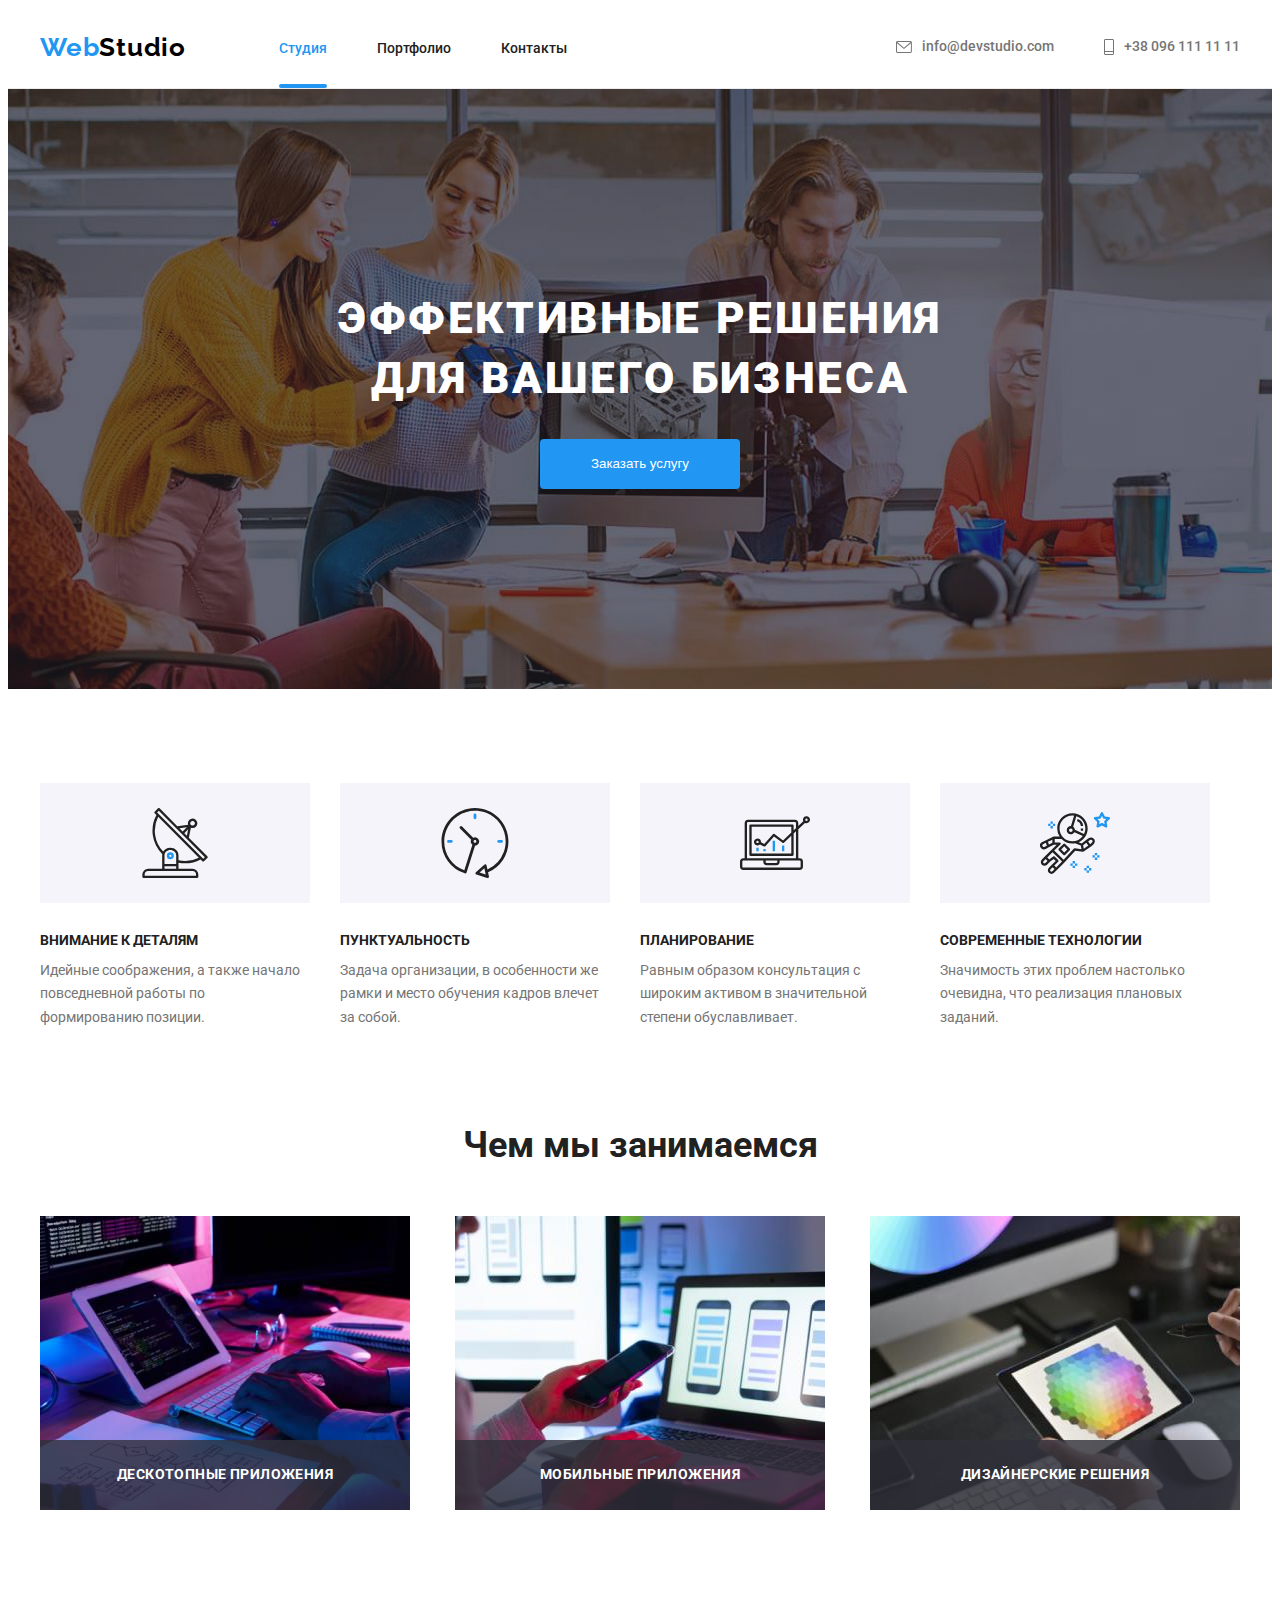
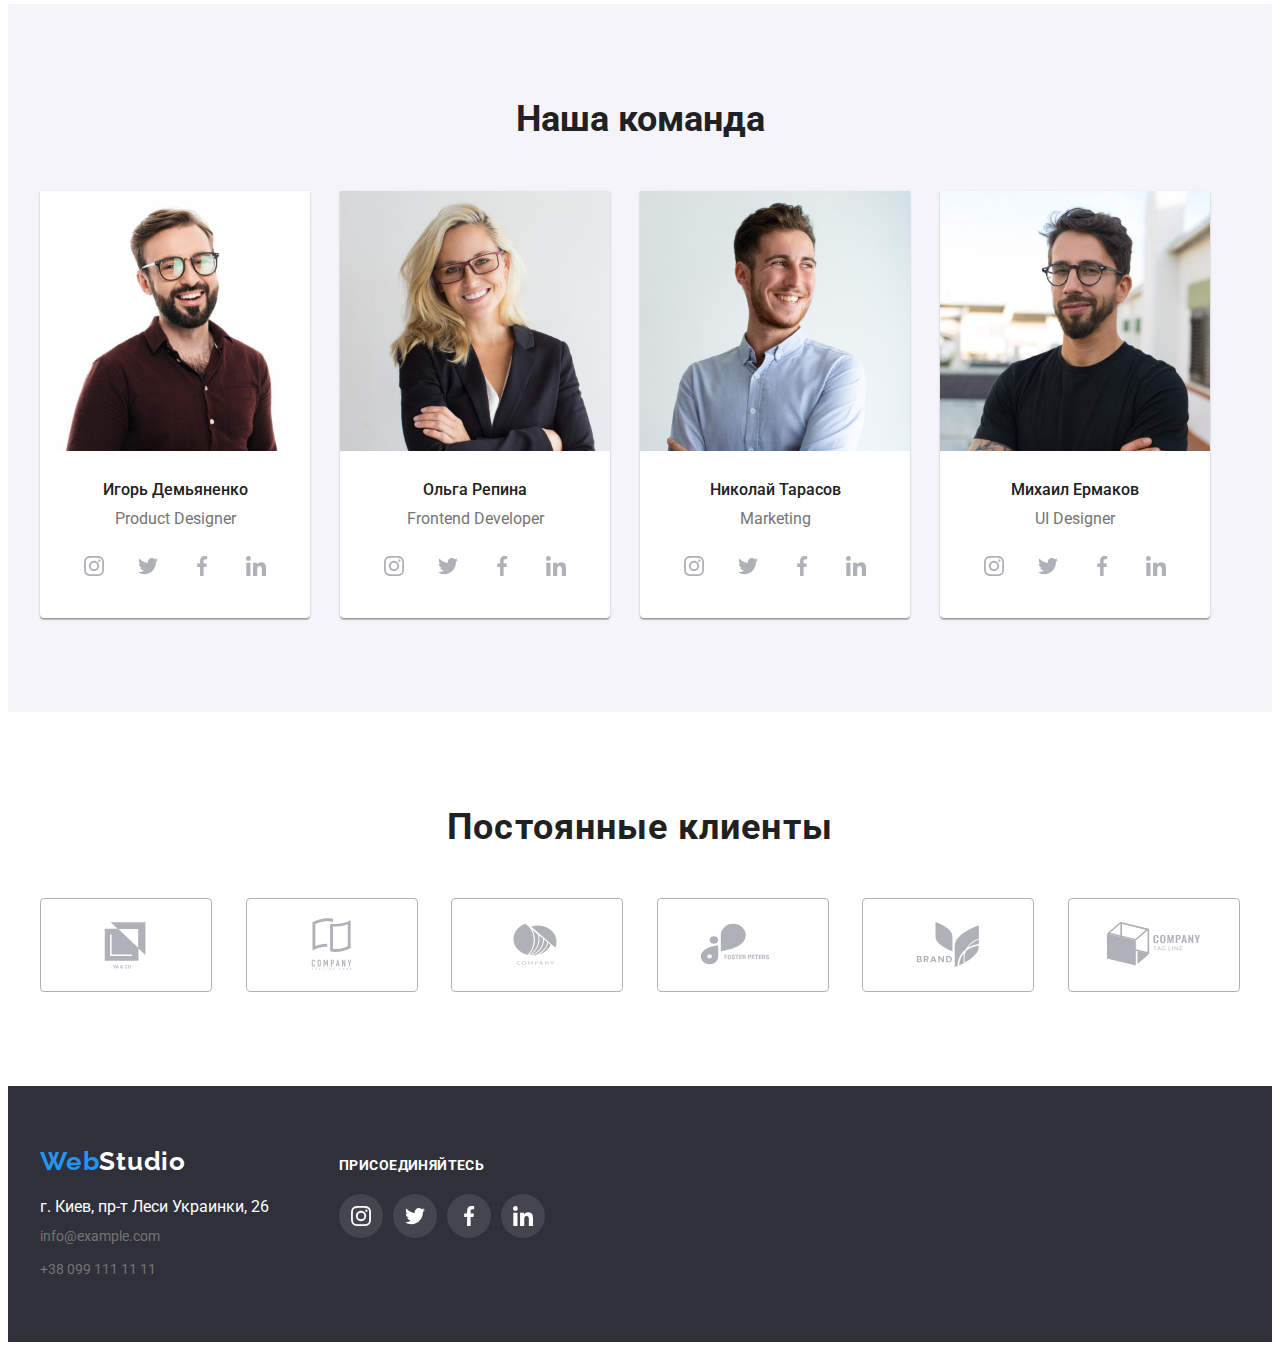
<file: index.html>
<!DOCTYPE html>
<html lang="ru">
  <head>
    <meta charset="UTF-8" />
    <meta http-equiv="X-UA-Compatible" content="IE=edge" />
    <meta name="viewport" content="width=device-width, initial-scale=1.0" />
    <title>WebStudio</title>
    <link rel="preconnect" href="https://fonts.googleapis.com" />
    <link rel="preconnect" href="https://fonts.gstatic.com" crossorigin />
    <link
      href="https://fonts.googleapis.com/css2?family=Raleway:wght@700&family=Roboto:wght@400;500;700;900&display=swap"
      rel="stylesheet"
    />
    <link
      rel="stylesheet"
      href="https://cdnjs.cloudflare.com/ajax/libs/modern-normalize/1.1.0/modern-normalize.min.css"
      integrity="sha512-wpPYUAdjBVSE4KJnH1VR1HeZfpl1ub8YT/NKx4PuQ5NmX2tKuGu6U/JRp5y+Y8XG2tV+wKQpNHVUX03MfMFn9Q=="
      crossorigin="anonymous"
      referrerpolicy="no-referrer"
    />
    <link rel="stylesheet" href="./css/style.css" />
  </head>
  <body>
    <header class="header">
      <div class="container header-container">
        <nav class="header-nav">
          <a class="" href=""
            ><span class="logo-blue">Web</span
            ><span class="logo-dark">Studio</span></a
          >
          <ul class="nav-list">
            <li class="header-item">
              <a class="nav-link current" href="">Студия</a>
            </li>
            <li class="header-item">
              <a class="nav-link" href="./portfolio.html">Портфолио</a>
            </li>
            <li class="header-item">
              <a class="nav-link" href="">Контакты</a>
            </li>
          </ul>
        </nav>
        <ul class="header-connect">
          <li class="header-contacts">
            <a class="header-link" href="mailto:info@devstudio.com"
              ><svg class="contacts-icon" width="16" height="12">
                <use href="./images/symbol-defs.svg#icon-letter"></use>
              </svg>
              info@devstudio.com</a
            >
          </li>
          <li class="header-contacts">
            <a class="header-link" href="tel:+380961111111"
              ><svg class="contacts-icon" width="10" height="16">
                <use href="./images/symbol-defs.svg#icon-phone"></use>
              </svg>
              +38 096 111 11 11</a
            >
          </li>
        </ul>
      </div>
    </header>
    <main class="">
      <section class="main">
        <div class="container">
          <h1 class="main-title">
            Эффективные решения <br />
            для вашего бизнеса
          </h1>
          <button class="main-button btn" data-modal-open type="button">
            Заказать услугу
          </button>
        </div>
      </section>
      <section class="section">
        <div class="container">
          <h2 class="advantage-hidden">Наши преимущества</h2>
          <ul class="advantage-container">
            <li class="advantage-item">
              <div class="advantage-icon-container">
                <svg class="advantage-icon" width="70" height="70">
                  <use href="./images/symbol-defs.svg#icon-antenna"></use>
                </svg>
              </div>
              <h3 class="advantage-title">Внимание к деталям</h3>
              <p class="advantage-list">
                Идейные соображения, а также начало повседневной работы по
                формированию позиции.
              </p>
            </li>
            <li class="advantage-item">
              <div class="advantage-icon-container">
                <svg class="advantage-icon" width="70" height="70">
                  <use href="./images/symbol-defs.svg#icon-clock"></use>
                </svg>
              </div>
              <h3 class="advantage-title">Пунктуальность</h3>
              <p class="advantage-list">
                Задача организации, в особенности же рамки и место обучения
                кадров влечет за собой.
              </p>
            </li>
            <li class="advantage-item">
              <div class="advantage-icon-container">
                <svg class="advantage-icon" width="70" height="70">
                  <use href="./images/symbol-defs.svg#icon-diagram"></use>
                </svg>
              </div>
              <h3 class="advantage-title">Планирование</h3>
              <p class="advantage-list">
                Равным образом консультация с широким активом в значительной
                степени обуславливает.
              </p>
            </li>
            <li class="advantage-item">
              <div class="advantage-icon-container">
                <svg class="advantage-icon" width="70" height="70">
                  <use href="./images/symbol-defs.svg#icon-astronaut"></use>
                </svg>
              </div>
              <h3 class="advantage-title">Современные технологии</h3>
              <p class="advantage-list">
                Значимость этих проблем настолько очевидна, что реализация
                плановых заданий.
              </p>
            </li>
          </ul>
        </div>
      </section>
      <section class="section activity">
        <div class="container">
          <h2 class="activity-title">Чем мы занимаемся</h2>
          <ul class="activity-list">
            <li class="activity-item">
              <img
                src="./images/webstudio_1.jpg"
                alt="менеджер набирает код"
                width="370"
                height="294"
              />
              <p class="activity-text">Дескотопные приложения</p>
            </li>
            <li class="activity-item">
              <img
                src="./images/webstudio_2.jpg"
                alt="менеджер проводит тест приложения"
                width="370"
                height="294"
              />
              <p class="activity-text">Мобильные приложения</p>
            </li>
            <li class="activity-item">
              <img
                src="./images/webstudio_3.jpg"
                alt="менеджер выбирает цветовую гамму"
                width="370"
                height="294"
              />
              <p class="activity-text">Дизайнерские решения</p>
            </li>
          </ul>
        </div>
      </section>
      <section class="section team">
        <div class="container">
          <h2 class="team-title">Наша команда</h2>
          <ul class="team-list">
            <li class="team-content">
              <img
                src="./images/product.jpg"
                alt="Игорь Демьяненко"
                width="270"
                height="260"
              />
              <div class="team-description">
                <h3 class="team-item">Игорь Демьяненко</h3>
                <p class="team-text" lang="en">Product Designer</p>
                <ul class="team-social social-list">
                  <li class="social-item">
                    <a href="" class="social-link">
                      <svg class="social-icon" width="20" height="20">
                        <use
                          href="./images/symbol-defs.svg#icon-instagram"
                        ></use>
                      </svg>
                    </a>
                  </li>
                  <li class="social-item">
                    <a href="" class="social-link">
                      <svg class="social-icon" width="20" height="20">
                        <use href="./images/symbol-defs.svg#icon-twitter"></use>
                      </svg>
                    </a>
                  </li>
                  <li class="social-item">
                    <a href="" class="social-link">
                      <svg class="social-icon" width="20" height="20">
                        <use
                          href="./images/symbol-defs.svg#icon-facebook"
                        ></use>
                      </svg>
                    </a>
                  </li>
                  <li class="social-item">
                    <a href="" class="social-link">
                      <svg class="social-icon" width="20" height="20">
                        <use
                          href="./images/symbol-defs.svg#icon-linkedin"
                        ></use>
                      </svg>
                    </a>
                  </li>
                </ul>
              </div>
            </li>
            <li class="team-content">
              <img
                src="./images/frontend.jpg"
                alt="Ольга Репина"
                width="270"
                height="260"
              />
              <div class="team-description">
                <h3 class="team-item">Ольга Репина</h3>
                <p class="team-text" lang="en">Frontend Developer</p>
                <ul class="team-social social-list">
                  <li class="social-item">
                    <a href="" class="social-link">
                      <svg class="social-icon" width="20" height="20">
                        <use
                          href="./images/symbol-defs.svg#icon-instagram"
                        ></use>
                      </svg>
                    </a>
                  </li>
                  <li class="social-item">
                    <a href="" class="social-link">
                      <svg class="social-icon" width="20" height="20">
                        <use href="./images/symbol-defs.svg#icon-twitter"></use>
                      </svg>
                    </a>
                  </li>
                  <li class="social-item">
                    <a href="" class="social-link">
                      <svg class="social-icon" width="20" height="20">
                        <use
                          href="./images/symbol-defs.svg#icon-facebook"
                        ></use>
                      </svg>
                    </a>
                  </li>
                  <li class="social-item">
                    <a href="" class="social-link">
                      <svg class="social-icon" width="20" height="20">
                        <use
                          href="./images/symbol-defs.svg#icon-linkedin"
                        ></use>
                      </svg>
                    </a>
                  </li>
                </ul>
              </div>
            </li>
            <li class="team-content">
              <img
                src="./images/marketing.jpg"
                alt="Николай Тарасов"
                width="270"
                height="260"
              />
              <div class="team-description">
                <h3 class="team-item">Николай Тарасов</h3>
                <p class="team-text" lang="en">Marketing</p>
                <ul class="team-social social-list">
                  <li class="social-item">
                    <a href="" class="social-link">
                      <svg class="social-icon" width="20" height="20">
                        <use
                          href="./images/symbol-defs.svg#icon-instagram"
                        ></use>
                      </svg>
                    </a>
                  </li>
                  <li class="social-item">
                    <a href="" class="social-link">
                      <svg class="social-icon" width="20" height="20">
                        <use href="./images/symbol-defs.svg#icon-twitter"></use>
                      </svg>
                    </a>
                  </li>
                  <li class="social-item">
                    <a href="" class="social-link">
                      <svg class="social-icon" width="20" height="20">
                        <use
                          href="./images/symbol-defs.svg#icon-facebook"
                        ></use>
                      </svg>
                    </a>
                  </li>
                  <li class="social-item">
                    <a href="" class="social-link">
                      <svg class="social-icon" width="20" height="20">
                        <use
                          href="./images/symbol-defs.svg#icon-linkedin"
                        ></use>
                      </svg>
                    </a>
                  </li>
                </ul>
              </div>
            </li>
            <li class="team-content">
              <img
                src="./images/ui.jpg"
                alt="Михаил Ермаков"
                width="270"
                height="260"
              />
              <div class="team-description">
                <h3 class="team-item">Михаил Ермаков</h3>
                <p class="team-text" lang="en">UI Designer</p>
                <ul class="team-social social-list">
                  <li class="social-item">
                    <a href="" class="social-link">
                      <svg class="social-icon" width="20" height="20">
                        <use
                          href="./images/symbol-defs.svg#icon-instagram"
                        ></use>
                      </svg>
                    </a>
                  </li>
                  <li class="social-item">
                    <a href="" class="social-link">
                      <svg class="social-icon" width="20" height="20">
                        <use href="./images/symbol-defs.svg#icon-twitter"></use>
                      </svg>
                    </a>
                  </li>
                  <li class="social-item">
                    <a href="" class="social-link">
                      <svg class="social-icon" width="20" height="20">
                        <use
                          href="./images/symbol-defs.svg#icon-facebook"
                        ></use>
                      </svg>
                    </a>
                  </li>
                  <li class="social-item">
                    <a href="" class="social-link">
                      <svg class="social-icon" width="20" height="20">
                        <use
                          href="./images/symbol-defs.svg#icon-linkedin"
                        ></use>
                      </svg>
                    </a>
                  </li>
                </ul>
              </div>
            </li>
          </ul>
        </div>
      </section>
      <section class="regular-customers section">
        <div class="container">
          <h2 class="custometrs-title">Постоянные клиенты</h2>
          <ul class="customers-list">
            <li class="customers-item">
              <a href="" class="customers-link">
                <svg class="customers-icon" width="106" height="60">
                  <use href="./images/symbol-defs.svg#icon-company_1"></use>
                </svg>
              </a>
            </li>
            <li class="customers-item">
              <a href="" class="customers-link">
                <svg class="customers-icon" width="106" height="60">
                  <use href="./images/symbol-defs.svg#icon-company_2"></use>
                </svg>
              </a>
            </li>
            <li class="customers-item">
              <a href="" class="customers-link">
                <svg class="customers-icon" width="106" height="60">
                  <use href="./images/symbol-defs.svg#icon-company_3"></use>
                </svg>
              </a>
            </li>
            <li class="customers-item">
              <a href="" class="customers-link">
                <svg class="customers-icon" width="106" height="60">
                  <use href="./images/symbol-defs.svg#icon-company_4"></use>
                </svg>
              </a>
            </li>
            <li class="customers-item">
              <a href="" class="customers-link">
                <svg class="customers-icon" width="106" height="60">
                  <use href="./images/symbol-defs.svg#icon-company_5"></use>
                </svg>
              </a>
            </li>
            <li class="customers-item">
              <a href="" class="customers-link">
                <svg class="customers-icon" width="106" height="60">
                  <use href="./images/symbol-defs.svg#icon-company_6"></use>
                </svg>
              </a>
            </li>
          </ul>
        </div>
      </section>
    </main>
    <footer class="footer">
      <div class="container footer-container">
        <div class="addres-container">
          <a class="" href=""
            ><span class="logo-blue">Web</span
            ><span class="logo-white">Studio</span></a
          >
          <address>
            <ul class="footer-address">
              <li class="footer-contacts-list">
                <a
                  class="address"
                  href="https://goo.gl/maps/A4n6LWpWpNqbDFTB7"
                  target="_blank"
                  rel="noopener noreferrer"
                  >г. Киев, пр-т Леси Украинки, 26</a
                >
              </li>
              <li class="footer-contacts-list">
                <a class="footer-contacts" href="mailto:info@example.com"
                  >info@example.com</a
                >
              </li>
              <li class="footer-contacts-list">
                <a class="footer-contacts" href="tel:+380991111111"
                  >+38 099 111 11 11</a
                >
              </li>
            </ul>
          </address>
        </div>
        <div class="join-container">
          <h2 class="join-title">Присоединяйтесь</h2>
          <ul class="join-list">
            <li class="join-item">
              <a href="" class="join-link">
                <svg class="join-icon" width="20" height="20">
                  <use href="./images/symbol-defs.svg#icon-instagram"></use>
                </svg>
              </a>
            </li>
            <li class="join-item">
              <a href="" class="join-link">
                <svg class="join-icon" width="20" height="20">
                  <use href="./images/symbol-defs.svg#icon-twitter"></use>
                </svg>
              </a>
            </li>
            <li class="join-item">
              <a href="" class="join-link">
                <svg class="join-icon" width="20" height="20">
                  <use href="./images/symbol-defs.svg#icon-facebook"></use>
                </svg>
              </a>
            </li>
            <li class="join-item">
              <a href="" class="join-link">
                <svg class="join-icon" width="20" height="20">
                  <use href="./images/symbol-defs.svg#icon-linkedin"></use>
                </svg>
              </a>
            </li>
          </ul>
        </div>
      </div>
    </footer>
    <div class="backdrop is-hidden" data-modal>
      <div class="modal">
        <button type="button" class="modal-btn" data-modal-close>
          <svg class="modal-close-icon" width="18" height="18">
            <use href="./images/symbol-defs.svg#icon-close"></use>
          </svg>
        </button>
      </div>
    </div>
  </body>
  <script src="./js/modal.js"></script>
</html>
</file>
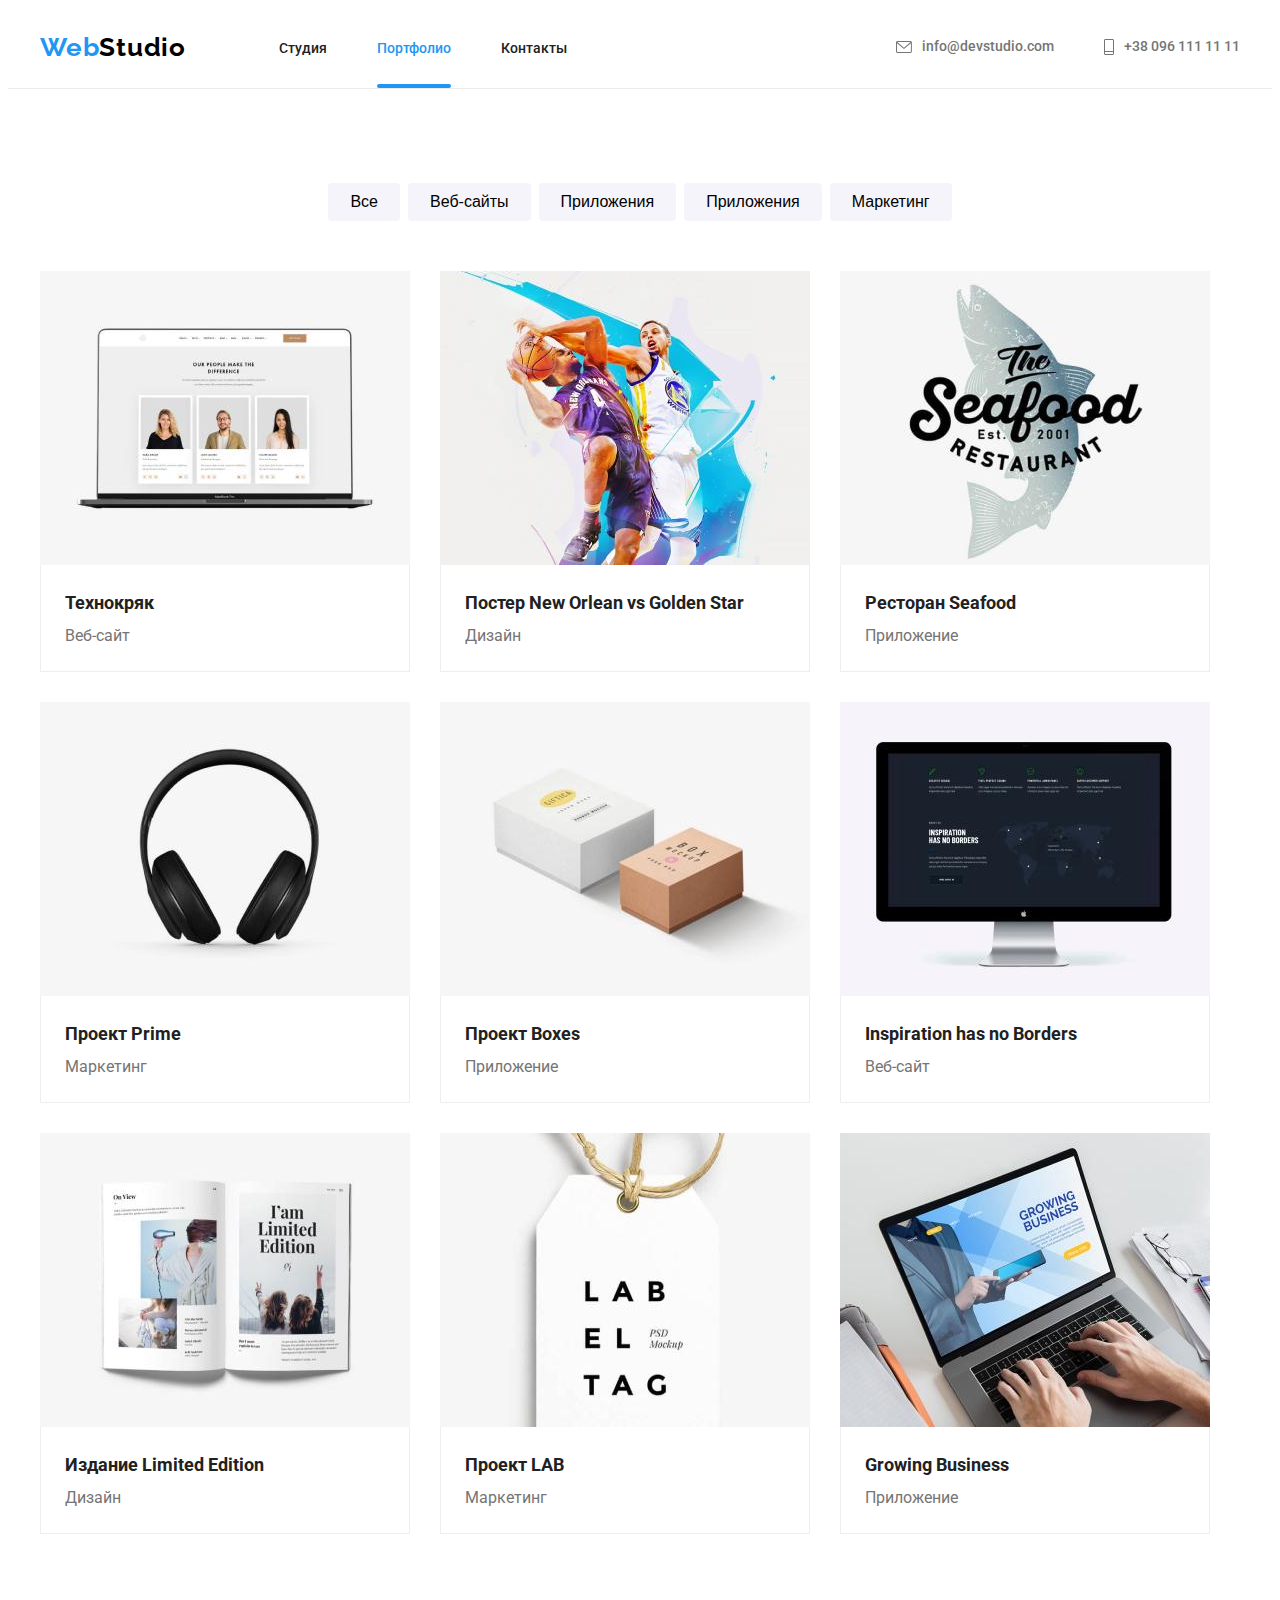
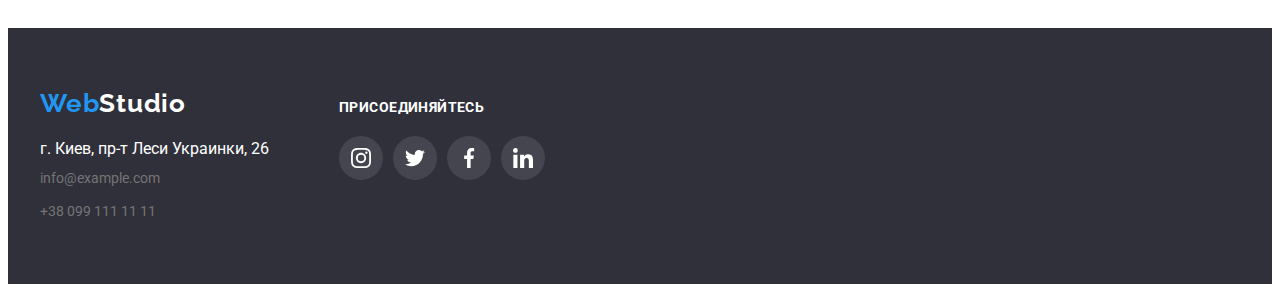
<file: portfolio.html>
<!DOCTYPE html>
<html lang="ru">
  <head>
    <meta charset="UTF-8" />
    <meta http-equiv="X-UA-Compatible" content="IE=edge" />
    <meta name="viewport" content="width=device-width, initial-scale=1.0" />
    <title>WebStudio</title>
    <link rel="preconnect" href="https://fonts.googleapis.com" />
    <link rel="preconnect" href="https://fonts.gstatic.com" crossorigin />
    <link
      href="https://fonts.googleapis.com/css2?family=Raleway:wght@700&family=Roboto:wght@400;500;700;900&display=swap"
      rel="stylesheet"
    />
    <link
      rel="stylesheet"
      href="https://cdnjs.cloudflare.com/ajax/libs/modern-normalize/1.1.0/modern-normalize.min.css"
      integrity="sha512-wpPYUAdjBVSE4KJnH1VR1HeZfpl1ub8YT/NKx4PuQ5NmX2tKuGu6U/JRp5y+Y8XG2tV+wKQpNHVUX03MfMFn9Q=="
      crossorigin="anonymous"
      referrerpolicy="no-referrer"
    />
    <link rel="stylesheet" href="./css/style.css" />
  </head>
  <body>
    <header class="header">
      <div class="container header-container">
        <nav class="header-nav">
          <a class="link" href="./index.html"
            ><span class="logo-blue">Web</span
            ><span class="logo-dark">Studio</span></a
          >
          <ul class="nav-list">
            <li class="header-item">
              <a class="nav-link" href="./index.html">Студия</a>
            </li>
            <li class="header-item">
              <a class="nav-link current" href="./portfolio.html">Портфолио</a>
            </li>
            <li class="header-item">
              <a class="nav-link" href="">Контакты</a>
            </li>
          </ul>
        </nav>
        <ul class="header-connect">
          <li class="header-contacts">
            <a class="header-link" href="mailto:info@devstudio.com"
              ><svg class="contacts-icon" width="16" height="12">
                <use href="./images/symbol-defs.svg#icon-letter"></use>
              </svg>
              info@devstudio.com</a
            >
          </li>
          <li class="header-contacts">
            <a class="header-link" href="tel:+380961111111"
              ><svg class="contacts-icon" width="10" height="16">
                <use href="./images/symbol-defs.svg#icon-phone"></use>
              </svg>
              +38 096 111 11 11</a
            >
          </li>
        </ul>
      </div>
    </header>
    <main class="portfolio">
      <section class="section">
        <div class="container">
          <h1 class="works">Наши работы</h1>
          <ul class="buttons-work">
            <li class="works-list">
              <button class="btn-pornfolio" type="button">Все</button>
            </li>
            <li class="works-list">
              <button class="btn-pornfolio" type="button">Веб-сайты</button>
            </li>
            <li class="works-list">
              <button class="btn-pornfolio" type="button">Приложения</button>
            </li>
            <li class="works-list">
              <button class="btn-pornfolio" type="button">Приложения</button>
            </li>
            <li class="works-list">
              <button class="btn-pornfolio" type="button">Маркетинг</button>
            </li>
          </ul>
          <ul class="photo-works">
            <li class="photo-list">
              <a href="" class="photo-link">
                <div class="photo-works-wrap">
                  <img
                    src="./images/tehno.jpg"
                    alt="макет сайта"
                    width="370"
                    height="294"
                  />
                  <p class="photo-text">
                    Технокряк это современная площадка распространения
                    коронавируса. Компании используют эту платформу для
                    цифрового шпионажа и атак на защищённые сервера конкурентов.
                  </p>
                </div>
                <div class="portfolio-description">
                  <h2 class="portfolio-title">Технокряк</h2>
                  <p class="portfolio-text">Веб-сайт</p>
                </div></a
              >
            </li>
            <li class="photo-list">
              <a href="" class="photo-link">
                <div class="photo-works-wrap">
                  <img
                    src="./images/basketball.jpg"
                    alt="два баскетболиста"
                    width="370"
                    height="294"
                  />
                  <p class="photo-text">
                    Lorem ipsum dolor sit amet consectetur adipisicing elit.
                    Officiis ex aperiam est qui dignissimos, voluptatibus fugiat
                    explicabo tempora itaque cupiditate.
                  </p>
                </div>
                <div class="portfolio-description">
                  <h2 class="portfolio-title">
                    Постер <span lang="en">New Orlean vs Golden Star</span>
                  </h2>
                  <p class="portfolio-text">Дизайн</p>
                </div></a
              >
            </li>
            <li class="photo-list">
              <a href="" class="photo-link">
                <div class="photo-works-wrap">
                  <img
                    src="./images/restoran.jpg"
                    alt="рыба, логотип ресторана"
                    width="370"
                    height="294"
                  />
                  <p class="photo-text">
                    Lorem ipsum dolor sit amet consectetur adipisicing elit.
                    Officiis ex aperiam est qui dignissimos, voluptatibus fugiat
                    explicabo tempora itaque cupiditate.
                  </p>
                </div>
                <div class="portfolio-description">
                  <h2 class="portfolio-title">
                    Ресторан <span lang="en">Seafood</span>
                  </h2>
                  <p class="portfolio-text">Приложение</p>
                </div></a
              >
            </li>
            <li class="photo-list">
              <a href="" class="photo-link">
                <div class="photo-works-wrap">
                  <img
                    src="./images/project.jpg"
                    alt="наушники"
                    width="370"
                    height="294"
                  />
                  <p class="photo-text">
                    Lorem ipsum dolor sit amet consectetur adipisicing elit.
                    Officiis ex aperiam est qui dignissimos, voluptatibus fugiat
                    explicabo tempora itaque cupiditate.
                  </p>
                </div>
                <div class="portfolio-description">
                  <h2 class="portfolio-title">
                    Проект <span lang="en">Prime</span>
                  </h2>
                  <p class="portfolio-text">Маркетинг</p>
                </div></a
              >
            </li>
            <li class="photo-list">
              <a href="" class="photo-link">
                <div class="photo-works-wrap">
                  <img
                    src="./images/boxes.jpg"
                    alt="две коробки"
                    width="370"
                    height="294"
                  />
                  <p class="photo-text">
                    Lorem ipsum dolor sit amet consectetur adipisicing elit.
                    Officiis ex aperiam est qui dignissimos, voluptatibus fugiat
                    explicabo tempora itaque cupiditate.
                  </p>
                </div>
                <div class="portfolio-description">
                  <h2 class="portfolio-title">
                    Проект <span lang="en">Boxes</span>
                  </h2>
                  <p class="portfolio-text">Приложение</p>
                </div></a
              >
            </li>
            <li class="photo-list">
              <a href="" class="photo-link">
                <div class="photo-works-wrap">
                  <img
                    src="./images/borders.jpg"
                    alt="макет сайта на мониторе"
                    width="370"
                    height="294"
                  />
                  <p class="photo-text">
                    Lorem ipsum dolor sit amet consectetur adipisicing elit.
                    Officiis ex aperiam est qui dignissimos, voluptatibus fugiat
                    explicabo tempora itaque cupiditate.
                  </p>
                </div>
                <div class="portfolio-description">
                  <h2 class="portfolio-title">
                    <span lang="en">Inspiration has no Borders</span>
                  </h2>
                  <p class="portfolio-text">Веб-сайт</p>
                </div></a
              >
            </li>
            <li class="photo-list">
              <a href="" class="photo-link">
                <div class="photo-works-wrap">
                  <img
                    src="./images/limited.jpg"
                    alt="открытая книга"
                    width="370"
                    height="294"
                  />
                  <p class="photo-text">
                    Lorem ipsum dolor sit amet consectetur adipisicing elit.
                    Officiis ex aperiam est qui dignissimos, voluptatibus fugiat
                    explicabo tempora itaque cupiditate.
                  </p>
                </div>
                <div class="portfolio-description">
                  <h2 class="portfolio-title">
                    Издание <span lang="en">Limited Edition</span>
                  </h2>
                  <p class="portfolio-text">Дизайн</p>
                </div></a
              >
            </li>
            <li class="photo-list">
              <a href="" class="photo-link">
                <div class="photo-works-wrap">
                  <img
                    src="./images/lab.jpg"
                    alt="логотип сайта"
                    width="370"
                    height="294"
                  />
                  <p class="photo-text">
                    Lorem ipsum dolor sit amet consectetur adipisicing elit.
                    Officiis ex aperiam est qui dignissimos, voluptatibus fugiat
                    explicabo tempora itaque cupiditate.
                  </p>
                </div>
                <div class="portfolio-description">
                  <h2 class="portfolio-title">
                    Проект <span lang="en">LAB</span>
                  </h2>
                  <p class="portfolio-text">Маркетинг</p>
                </div></a
              >
            </li>
            <li class="photo-list">
              <a href="" class="photo-link">
                <div class="photo-works-wrap">
                  <img
                    src="./images/business.jpg"
                    alt="сайт для бизнеса"
                    width="370"
                    height="294"
                  />
                  <p class="photo-text">
                    Lorem ipsum dolor sit amet consectetur adipisicing elit.
                    Officiis ex aperiam est qui dignissimos, voluptatibus fugiat
                    explicabo tempora itaque cupiditate.
                  </p>
                </div>
                <div class="portfolio-description">
                  <h2 class="portfolio-title">
                    <span lang="en">Growing Business</span>
                  </h2>
                  <p class="portfolio-text">Приложение</p>
                </div></a
              >
            </li>
          </ul>
        </div>
      </section>
    </main>
    <footer class="footer">
      <div class="container footer-container">
        <div class="addres-container">
          <a class="link" href="./index.html"
            ><span class="logo-blue">Web</span
            ><span class="logo-white">Studio</span></a
          >
          <address>
            <ul class="footer-address">
              <li class="footer-contacts-list">
                <a
                  class="address"
                  href="https://goo.gl/maps/A4n6LWpWpNqbDFTB7"
                  target="_blank"
                  rel="noopener noreferrer"
                  >г. Киев, пр-т Леси Украинки, 26</a
                >
              </li>
              <li class="footer-contacts-list">
                <a class="footer-contacts" href="mailto:info@example.com"
                  >info@example.com</a
                >
              </li>
              <li class="footer-contacts-list">
                <a class="footer-contacts" href="tel:+380991111111"
                  >+38 099 111 11 11</a
                >
              </li>
            </ul>
          </address>
        </div>
        <div class="join-container">
          <h2 class="join-title">Присоединяйтесь</h2>
          <ul class="join-list">
            <li class="join-item">
              <a href="" class="join-link">
                <svg class="join-icon" width="20" height="20">
                  <use href="./images/symbol-defs.svg#icon-instagram"></use>
                </svg>
              </a>
            </li>
            <li class="join-item">
              <a href="" class="join-link">
                <svg class="join-icon" width="20" height="20">
                  <use href="./images/symbol-defs.svg#icon-twitter"></use>
                </svg>
              </a>
            </li>
            <li class="join-item">
              <a href="" class="join-link">
                <svg class="join-icon" width="20" height="20">
                  <use href="./images/symbol-defs.svg#icon-facebook"></use>
                </svg>
              </a>
            </li>
            <li class="join-item">
              <a href="" class="join-link">
                <svg class="join-icon" width="20" height="20">
                  <use href="./images/symbol-defs.svg#icon-linkedin"></use>
                </svg>
              </a>
            </li>
          </ul>
        </div>
      </div>
    </footer>
  </body>
</html>
</file>
<file: css/style.css>
:root {
  --first-color: #fff;
  --second-color: #212121;
  --third-color: #2f303a;
  --body-color: #757575;
  --primaty-team-color: #f5f4fa;
  --primary-logo-blue: #2196f3;
  --primary-logo-white: #fff;
  --primary-logo-dark: #000;
  --primary-button-color: #2196f3;
  --primary-current-color: #2196f3;
  --primary-hover-button: #188ce8;
  --primary-footer-contacts: #rgba(255, 255, 255, 0.6);
  --primary-portfolio-color: #fff;
  --primari-portfolio-button: #f5f4fa;
  --primary-border-color: #ececec;
  --primaty-border-color: #eee;
  --primary-icon-color: #afb1b8;
}
p,
h1,
h2,
h3,
h4,
h5,
h6 {
  margin: 0;
}
ul {
  margin: 0;
  padding: 0;
  list-style: none;
}
body {
  background-color: #fff;
  color: var(--body-color);
  font-family: "Roboto", sans-serif;
}
img {
  display: block;
  max-width: 100%;
  height: auto;
}
a {
  text-decoration: none;
}
.container {
  width: 1200px;
  padding-left: 15px;
  padding-right: 15px;
  margin: 0 auto;
}

/* Header */
.header {
  padding-top: 24px;
  padding-bottom: 25px;
  border-bottom: 1px solid var(--primary-border-color);
}
.header-container {
  display: flex;
  align-items: center;
}
.header-nav {
  display: flex;
  align-items: center;
}
.logo-blue {
  color: var(--primary-logo-blue);
  font-family: "Raleway";
  font-weight: 700;
  font-size: 26px;
  line-height: 1.19;
  letter-spacing: 0.03em;
}
.logo-dark {
  color: var(--primary-logo-dark);
  font-family: "Raleway";
  font-weight: 700;
  font-size: 26px;
  line-height: 1.19;
  letter-spacing: 0.03em;
}
.nav-list {
  display: flex;
  margin-left: 93px;
}
.header-item:not(:last-child) {
  margin-right: 50px;
}

.nav-link:hover,
.nav-link:focus {
  color: var(--primary-current-color);
}
.nav-link {
  font-weight: 500;
  font-size: 14px;
  line-height: 1.14;
  color: var(--second-color);
  position: relative;
  transition: color 250ms cubic-bezier(0.4, 0, 0.2, 1),
    background-color 250ms cubic-bezier(0.4, 0, 0.2, 1);
}
.nav-link.current {
  color: var(--primary-current-color);
}
.header-connect {
  margin-left: auto;
  display: flex;
}
.header-link {
  display: flex;
  align-items: center;
  justify-content: center;
  font-weight: 500;
  font-size: 14px;
  line-height: 1.14;
  color: inherit;
  transition: color 250ms cubic-bezier(0.4, 0, 0.2, 1),
    fill 250ms cubic-bezier(0.4, 0, 0.2, 1);
}

.header-contacts:not(:last-child) {
  margin-right: 50px;
}
.contacts-icon {
  fill: #757575;
}
.contacts-icon {
  margin-right: 10px;
  transition: color 250ms cubic-bezier(0.4, 0, 0.2, 1),
    fill 250ms cubic-bezier(0.4, 0, 0.2, 1);
}

.header-link:hover,
.header-link:focus {
  color: var(--primary-current-color);
}

.header-link:hover .contacts-icon,
.header-link:focus .contacts-icon {
  fill: var(--primary-current-color);
}
.nav-link.current::after {
  content: "";
  width: 100%;
  height: 4px;
  position: absolute;
  border-radius: 2px;
  bottom: -32px;
  display: block;
  background-color: var(--primary-current-color);
}

/* main */
.main {
  padding: 200px 0px;
  background-color: var(--third-color);
  color: var(--first-color);
  background-image: linear-gradient(
      rgba(47, 48, 58, 0.4),
      rgba(47, 48, 58, 0.4)
    ),
    url(../images/main_photo.jpg);
  background-repeat: no-repeat;
  background-size: cover;
  background-position: center;
}

.main-title {
  font-weight: 900;
  font-size: 44px;
  line-height: 1.36;
  letter-spacing: 0.06em;
  text-align: center;
  vertical-align: Top;
  text-transform: uppercase;
}
.main-button {
  width: 200px;
  height: 50px;
  padding: 10px 32px;
  cursor: pointer;
  color: var(--first-color);
  background-color: var(--primary-button-color);
  margin-top: 30px;
  border-radius: 4px;
  margin-left: auto;
  margin-right: auto;
  border: 0px;
  display: block;
  transition: background-color 250ms cubic-bezier(0.4, 0, 0.2, 1);
}

.btn:hover,
.btn:focus {
  background-color: var(--primary-hover-button);
}
.section {
  padding: 94px 0px;
}
/*  advantage */
.advantage-hidden {
  position: absolute;
  white-space: nowrap;
  width: 1px;
  height: 1px;
  overflow: hidden;
  border: 0;
  padding: 0;
  clip: rect(0 0 0 0);
  clip-path: inset(50%);
  margin: -1px;
}
.advantage-item {
  /* margin-top: 94px; */
  width: 270px;
  /* height: 101px; */
}
.advantage-item:not(:last-child) {
  margin-right: 30px;
}

.advantage-title {
  font-weight: 700;
  font-size: 14px;
  line-height: 1.14;
  color: var(--second-color);
  text-transform: uppercase;
  margin-top: 30px;
  margin-bottom: 10px;
}

.advantage-container {
  display: flex;
  /* flex-direction: row; */
}

.advantage-list {
  font-size: 14px;
  line-height: 1.71;
}
.advantage-icon {
  /* background-color: var(--primaty-team-color); */
  /* width: 70px;
  height: 70px; */
  /* padding: 25px 100px; */
  /* padding: 25px 100px; */
}
.advantage-icon-container {
  display: flex;
  align-items: center;
  justify-content: center;
  background-color: var(--primaty-team-color);
  height: 120px;
}

/* activity */
.activity {
  padding-top: 0px;
}

.activity-title {
  /* margin-top: 94px; */
  margin-bottom: 50px;
  font-weight: 700;
  font-size: 36px;
  line-height: 1.17;
  text-align: center;
  color: var(--second-color);
}
.activity-list {
  display: flex;
  justify-content: space-between;
}
.activity-item {
  display: inline;
  position: relative;
}
/* .activity-wrap {
  width: 100%;
  height: 70px;
} */
.activity-text {
  position: absolute;
  bottom: 0px;
  width: 100%;
  height: 70px;
  display: flex;
  justify-content: center;
  align-items: center;
  background-color: rgba(47, 48, 58, 0.8);
  font-weight: 700;
  font-size: 14px;
  line-height: 1.14;
  text-align: center;
  letter-spacing: 0.03em;
  text-transform: uppercase;
  color: #fff;
}

/* Team */
.team {
  background-color: var(--primaty-team-color);
}
.team-title {
  margin-bottom: 50px;
  font-weight: 700;
  font-size: 36px;
  line-height: 1.17;
  text-align: center;
  color: var(--second-color);
}
.team-list {
  display: flex;
  flex-wrap: wrap;
  margin-left: -30px;
}
.team-content {
  box-shadow: 0px 1px 3px rgba(0, 0, 0, 0.12), 0px 1px 1px rgba(0, 0, 0, 0.14),
    0px 2px 1px rgba(0, 0, 0, 0.2);
  border-radius: 0px 0px 4px 4px;
  background-color: #fff;
}
.team-content {
  flex-basis: calc((100% - 4 * 30) / 4);
  margin-left: 30px;
}
.team-description {
  padding: 30px 0px;
}
.team-item {
  margin-top: 0px;
  margin-bottom: 10px;
  font-weight: 500;
  font-size: 16px;
  line-height: 1.17;
  text-align: center;
  color: var(--second-color);
}
.team-text {
  /* margin-top: 10px; */
  font-size: 16px;
  line-height: 1.19;
  text-align: center;
  margin-bottom: 16px;
}
.social-list {
  display: flex;
  justify-content: center;
}
.social-item {
  width: 44px;
  height: 44px;
  margin-right: 10px;
}
.social-item:last-child {
  margin-right: 0px;
}
.social-link {
  width: 100%;
  height: 100%;
  border-radius: 50%;
  display: flex;
  align-items: center;
  justify-content: center;
  transition: color 250ms cubic-bezier(0.4, 0, 0.2, 1),
    background-color 250ms cubic-bezier(0.4, 0, 0.2, 1);
}
.social-link:hover,
.social-link:focus {
  background-color: var(--primary-current-color);
}
.social-link:hover .social-icon,
.social-link:focus .social-icon {
  fill: #ffffff;
}
.social-icon {
  fill: var(--primary-icon-color);
  transition: fill 250ms cubic-bezier(0.4, 0, 0.2, 1);
}

/* customers*/
.custometrs-title {
  margin-bottom: 50px;
  font-weight: 700;
  font-size: 36px;
  line-height: 1.17;
  letter-spacing: 0.03em;
  text-align: center;
  color: var(--second-color);
}
.customers-list {
  display: flex;
  align-items: center;
  justify-content: space-between;
}
.customers-item {
  width: 170px;
  height: 92px;
  border: 1px solid #afb1b8;
  border-radius: 4px;
  transition: border-color 250ms cubic-bezier(0.4, 0, 0.2, 1);
}
.customers-item:hover,
.customers-item:focus {
  border-color: #2196f3;
}
.customers-link {
  display: flex;
  align-items: center;
  justify-content: center;
  fill: #afb1b8;
  width: 100%;
  height: 100%;
  transition: fill 250ms cubic-bezier(0.4, 0, 0.2, 1);
}
.customers-link:hover,
.customers-link:focus {
  fill: #2196f3;
}
.customers-item:not(:last-child) {
  margin-right: 30px;
}
.customers-icon {
  /* margin: 16px 32px; */
  /* border-radius: 50%; */
  /* display: block; */
  /* margin: 16px 32px; */
  /* text-align: center; */
  /* background-position: center; */
}

/* footer */
.logo-white {
  color: #ffffff;
  font-family: "Raleway";
  font-weight: 700;
  font-size: 26px;
  line-height: 1.19;
  letter-spacing: 0.03em;
}
.footer {
  background-color: var(--third-color);
  padding-top: 60px;
  padding-bottom: 60px;
}
.footer-container {
  display: flex;
  align-items: baseline;
}
.footer-address {
  margin-top: 20px;
  font-style: normal;
}

.address {
  color: var(--first-color);
  margin-top: 20px;
}
.footer-contacts-list:not(:first-child) {
  margin-top: 9px;
}
.footer-contacts {
  font-size: 14px;
  line-height: 1.71;
  text-align: left;
  color: var(--primary-footer-contacts);
  transition: color 250ms cubic-bezier(0.4, 0, 0.2, 1);
}
.footer-contacts:hover,
.footer-contacts:focus {
  color: var(--primary-current-color);
}
.join-container {
  margin-left: 70px;
}
.join-title {
  font-weight: 700;
  font-size: 14px;
  line-height: 1.14;
  letter-spacing: 0.03em;
  text-transform: uppercase;
  color: #fff;
  margin-bottom: 20px;
}
.join-list {
  display: flex;
  justify-content: center;
}
.join-item {
  width: 44px;
  height: 44px;
  /* margin-right: 10px; */
}
.join-item:not(:last-child) {
  margin-right: 10px;
}
.join-link {
  width: 100%;
  height: 100%;
  border-radius: 50%;
  display: flex;
  align-items: center;
  justify-content: center;
  background-color: #44454e;
  transition: background-color 250ms cubic-bezier(0.4, 0, 0.2, 1),
    fill 250ms cubic-bezier(0.4, 0, 0.2, 1);
}
.join-link:hover,
.join-link:focus {
  background-color: var(--primary-current-color);
}
.join-link:hover .join-icon,
.join-link:focus .join-icon {
  fill: #fff;
}
.join-icon {
  fill: #fff;
  transition: fill 250ms cubic-bezier(0.4, 0, 0.2, 1);
}
.backdrop {
  width: 100vw;
  height: 100vh;
  background-color: rgba(0, 0, 0, 0.2);
  position: fixed;
  top: 0;
  transition: opacity 250ms cubic-bezier(0.4, 0, 0.2, 1),
    visibility 250ms cubic-bezier(0.4, 0, 0.2, 1);
  /* transition: opacity 500ms linear, visibility 500ms linear; */
}
.backdrop.is-hidden .modal {
  transform: rotate(200deg);
  transition: transform 500ms cubic-bezier(1, -0.84, 0.23, -0.94);
}
.modal {
  position: absolute;
  width: 528px;
  min-height: 581px;
  background-color: #fff;
  border-radius: 4px;
  top: 50%;
  left: 50%;
  transform: translate(-50%, -50%);
  transition: transform 500ms cubic-bezier(1, -0.84, 0.23, -0.94);
}

.modal-btn {
  width: 30px;
  height: 30px;
  border: 1px solid #e5e5e5;
  background-color: #fff;
  border-radius: 50%;
  position: absolute;
  top: 8px;
  right: 8px;
  display: flex;
  align-items: center;
  justify-content: center;
}
.backdrop.is-hidden {
  visibility: hidden;
  opacity: 0;
  pointer-events: none;
}

/* Portfolio, page 2  */
.works {
  position: absolute;
  white-space: nowrap;
  width: 1px;
  height: 1px;
  overflow: hidden;
  border: 0;
  padding: 0;
  clip: rect(0 0 0 0);
  clip-path: inset(50%);
  margin: -1px;
}
.portfolio {
  background-color: var(--primary-portfolio-color);
}
.portfolio-title {
  font-size: 18px;
  line-height: 2;
  text-align: left;
  color: var(--second-color);
}

.portfolio-text {
  font-size: 16px;
  line-height: 1.88;
  color: var(--body-color);
}

.btn-pornfolio {
  cursor: pointer;
  background-color: var(--primari-portfolio-button);
  color: var();
  height: 38px;
  border: 0px;
  border-radius: 4px;
  padding: 6px 22px;
  font-size: 16px;
  line-height: 1.63;
  font-weight: 500;
  transition: background-color 250ms cubic-bezier(0.4, 0, 0.2, 1),
    color 250ms cubic-bezier(0.4, 0, 0.2, 1),
    box-shadow 250ms cubic-bezier(0.4, 0, 0.2, 1);
}
.btn-pornfolio:focus,
.btn-pornfolio:hover {
  background-color: var(--primary-button-color);
  color: var(--first-color);
  box-shadow: 0px 3px 1px rgba(0, 0, 0, 0.1), 0px 1px 2px rgba(0, 0, 0, 0.08),
    0px 2px 2px rgba(0, 0, 0, 0.12);
}
.buttons-work {
  display: flex;
  justify-content: center;
}
.buttons-work {
  margin-bottom: 50px;
}
.works-list:not(:last-child) {
  margin-right: 8px;
}
.photo-works {
  display: flex;
  flex-wrap: wrap;
  margin-right: -30px;
  margin-bottom: -30px;
}
.photo-list {
  margin-right: 30px;
  margin-bottom: 30px;
  transition: box-shadow 250ms cubic-bezier(0.4, 0, 0.2, 1);
}
.photo-list:hover .photo-text {
  transform: translateY(0);
}

.photo-link:focus .photo-text {
  transform: translateY(0);
}
.photo-link {
  transition: box-shadow 250ms cubic-bezier(0.4, 0, 0.2, 1);
}
.photo-link:hover,
.photo-link:focus {
  display: inline-block;
  box-shadow: 0px 1px 1px rgba(0, 0, 0, 0.12), 0px 4px 4px rgba(0, 0, 0, 0.06),
    1px 4px 6px rgba(0, 0, 0, 0.16);
}
.photo-works-wrap {
  position: relative;
  overflow: hidden;
}
.photo-text {
  position: absolute;
  top: 0px;
  left: 0px;
  font-weight: 400;
  font-size: 18px;
  line-height: 1.56;
  letter-spacing: 0.03em;
  color: #fff;
  background-color: var(--primary-logo-blue);
  padding: 63px 24px;
  height: 100%;
  transform: translateY(100%);
  transition: transform 250ms cubic-bezier(0.4, 0, 0.2, 1);
}
.portfolio-description {
  padding: 20px 24px;
  border-bottom: 1px solid var(--primaty-border-color);
  border-right: 1px solid var(--primaty-border-color);
  border-left: 1px solid var(--primaty-border-color);
}
</file>
